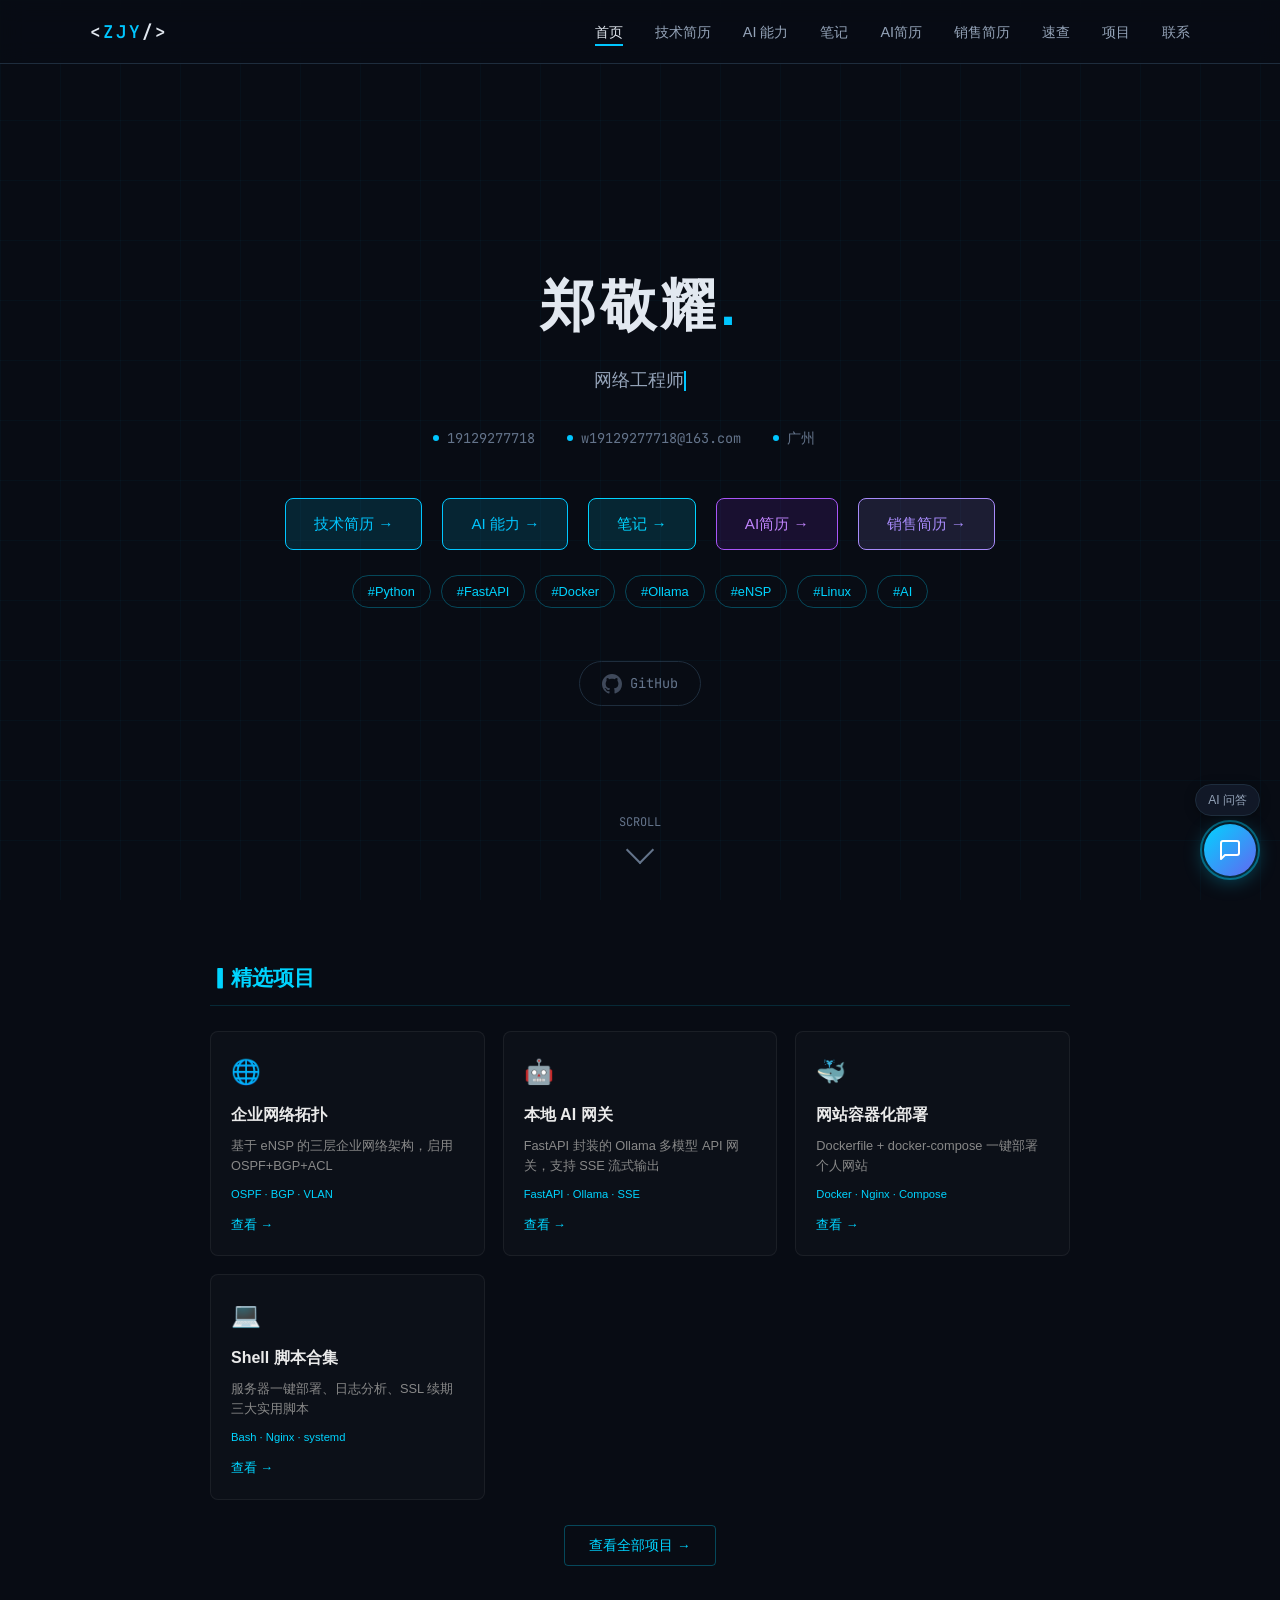
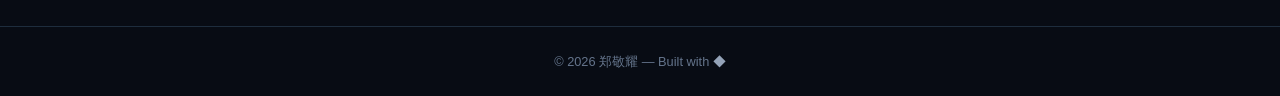
<file: index.html>
<!doctype html>
<html lang="zh-CN">
<head>
  <meta charset="utf-8">
  <meta name="viewport" content="width=device-width, initial-scale=1.0">
  <title>郑敬耀 — 个人主页</title>
  <link rel="stylesheet" href="/assets/css/style.css">
  <link rel="preload" href="https://fonts.googleapis.com/css2?family=JetBrains+Mono:wght@400;600;700&display=swap" as="style" onload="this.onload=null;this.rel='stylesheet'">
</head>
<body>
<nav class="nav">
  <div class="nav-inner">
    <a href="/" class="nav-brand">&lt;<span>ZJY</span>/&gt;</a>
    <button class="nav-toggle" aria-label="菜单"><span></span><span></span><span></span></button>
    <ul class="nav-links">
      <li><a href="/" class="active">首页</a></li>
      <li><a href="/tech.html">技术简历</a></li>
      <li><a href="/ai.html">AI 能力</a></li>
      <li><a href="/notes.html">笔记</a></li>
      <li><a href="/ai-resume.html">AI简历</a></li>
      <li><a href="/sales.html">销售简历</a></li>
        <li><a href="/linux-cheatsheet.html">速查</a></li>
      <li><a href="/projects.html">项目</a></li>
      <li><a href="/contact.html">联系</a></li>
    </ul>
  </div>
</nav>

<main>
  <section class="hero">
    <h1 class="hero-name fade-up">郑敬耀<span class="dot">.</span></h1>
    <p class="hero-tagline fade-up">
      <span id="typewriter" data-words='["网络工程师","IT技术销售","Linux运维","Web前端开发","AI应用开发","本地AI部署","工具链搭建者"]'></span><span class="cursor"></span>
    </p>
    <div class="hero-info fade-up">
      <span class="hero-info-item"><span class="icon-dot"></span>19129277718</span>
      <span class="hero-info-item"><span class="icon-dot"></span>w19129277718@163.com</span>
      <span class="hero-info-item"><span class="icon-dot"></span>广州</span><cd></cd>
      
    </div>
    <div class="hero-actions fade-up">
      <a href="/tech.html" class="btn btn-tech">技术简历 →</a>
      <a href="/ai.html" class="btn btn-ai">AI 能力 →</a>
      <a href="/notes.html" class="btn btn-notes">笔记 →</a>
      <a href="/ai-resume.html" class="btn btn-ai-resume">AI简历 →</a>
      <a href="/sales.html" class="btn btn-sales">销售简历 →</a>
    </div>
    <div class="tech-tags fade-up">
      <span class="tag">#Python</span>
      <span class="tag">#FastAPI</span>
      <span class="tag">#Docker</span>
      <span class="tag">#Ollama</span>
      <span class="tag">#eNSP</span>
      <span class="tag">#Linux</span>
      <span class="tag">#AI</span>
    </div>
    <a href="https://github.com/z71271" target="_blank" class="github-link" rel="noopener">
      <svg width="20" height="20" viewBox="0 0 24 24" fill="currentColor"><path d="M12 0C5.37 0 0 5.37 0 12c0 5.31 3.435 9.795 8.205 11.385.6.105.825-.255.825-.57 0-.285-.015-1.23-.015-2.235-3.015.555-3.795-.735-4.035-1.41-.135-.345-.72-1.41-1.23-1.695-.42-.225-1.02-.78-.015-.795.945-.015 1.62.87 1.845 1.23 1.08 1.815 2.805 1.305 3.495.99.105-.78.42-1.305.765-1.605-2.67-.3-5.46-1.335-5.46-5.925 0-1.305.465-2.385 1.23-3.225-.12-.3-.54-1.53.12-3.18 0 0 1.005-.315 3.3 1.23.96-.27 1.98-.405 3-.405s2.04.135 3 .405c2.295-1.56 3.3-1.23 3.3-1.23.66 1.65.24 2.88.12 3.18.765.84 1.23 1.905 1.23 3.225 0 4.605-2.805 5.625-5.475 5.925.435.375.81 1.095.81 2.22 0 1.605-.015 2.895-.015 3.3 0 .315.225.69.825.57A12.02 12.02 0 0024 12c0-6.63-5.37-12-12-12z"/></svg>
      GitHub
    </a>
    <div class="hero-scroll">
      <span>SCROLL</span>
      <div class="hero-scroll-arrow"></div>
    </div>
  </section>

  <section class="featured-projects">
    <h2 class="section-title-hp">▎精选项目</h2>
    <div class="project-grid">
      <div class="project-card-mini">
        <div class="card-icon">🌐</div>
        <h3>企业网络拓扑</h3>
        <p>基于 eNSP 的三层企业网络架构，启用 OSPF+BGP+ACL</p>
        <span class="card-tech">OSPF · BGP · VLAN</span>
        <a href="https://github.com/z71271/enterprise-network-lab" target="_blank" class="card-link" rel="noopener">查看 →</a>
      </div>
      <div class="project-card-mini">
        <div class="card-icon">🤖</div>
        <h3>本地 AI 网关</h3>
        <p>FastAPI 封装的 Ollama 多模型 API 网关，支持 SSE 流式输出</p>
        <span class="card-tech">FastAPI · Ollama · SSE</span>
        <a href="https://github.com/z71271/ai-gateway" target="_blank" class="card-link" rel="noopener">查看 →</a>
      </div>
      <div class="project-card-mini">
        <div class="card-icon">🐳</div>
        <h3>网站容器化部署</h3>
        <p>Dockerfile + docker-compose 一键部署个人网站</p>
        <span class="card-tech">Docker · Nginx · Compose</span>
        <a href="https://github.com/z71271/z71271" target="_blank" class="card-link" rel="noopener">查看 →</a>
      </div>
      <div class="project-card-mini">
        <div class="card-icon">💻</div>
        <h3>Shell 脚本合集</h3>
        <p>服务器一键部署、日志分析、SSL 续期三大实用脚本</p>
        <span class="card-tech">Bash · Nginx · systemd</span>
        <a href="https://github.com/z71271/shell-scripts" target="_blank" class="card-link" rel="noopener">查看 →</a>
      </div>
    </div>
    <div class="view-all">
      <a href="/projects.html" class="btn-more">查看全部项目 →</a>
    </div>
  </section>
</main>

<footer class="footer">
  <div class="container">
    &copy; 2026 郑敬耀 &mdash; Built with <a href="/admin/login.html">◆</a>
  </div>
</footer>

<script src="/assets/js/main.js"></script>
<script src="/assets/js/chat.js"></script>
</body>
</html>
</file>
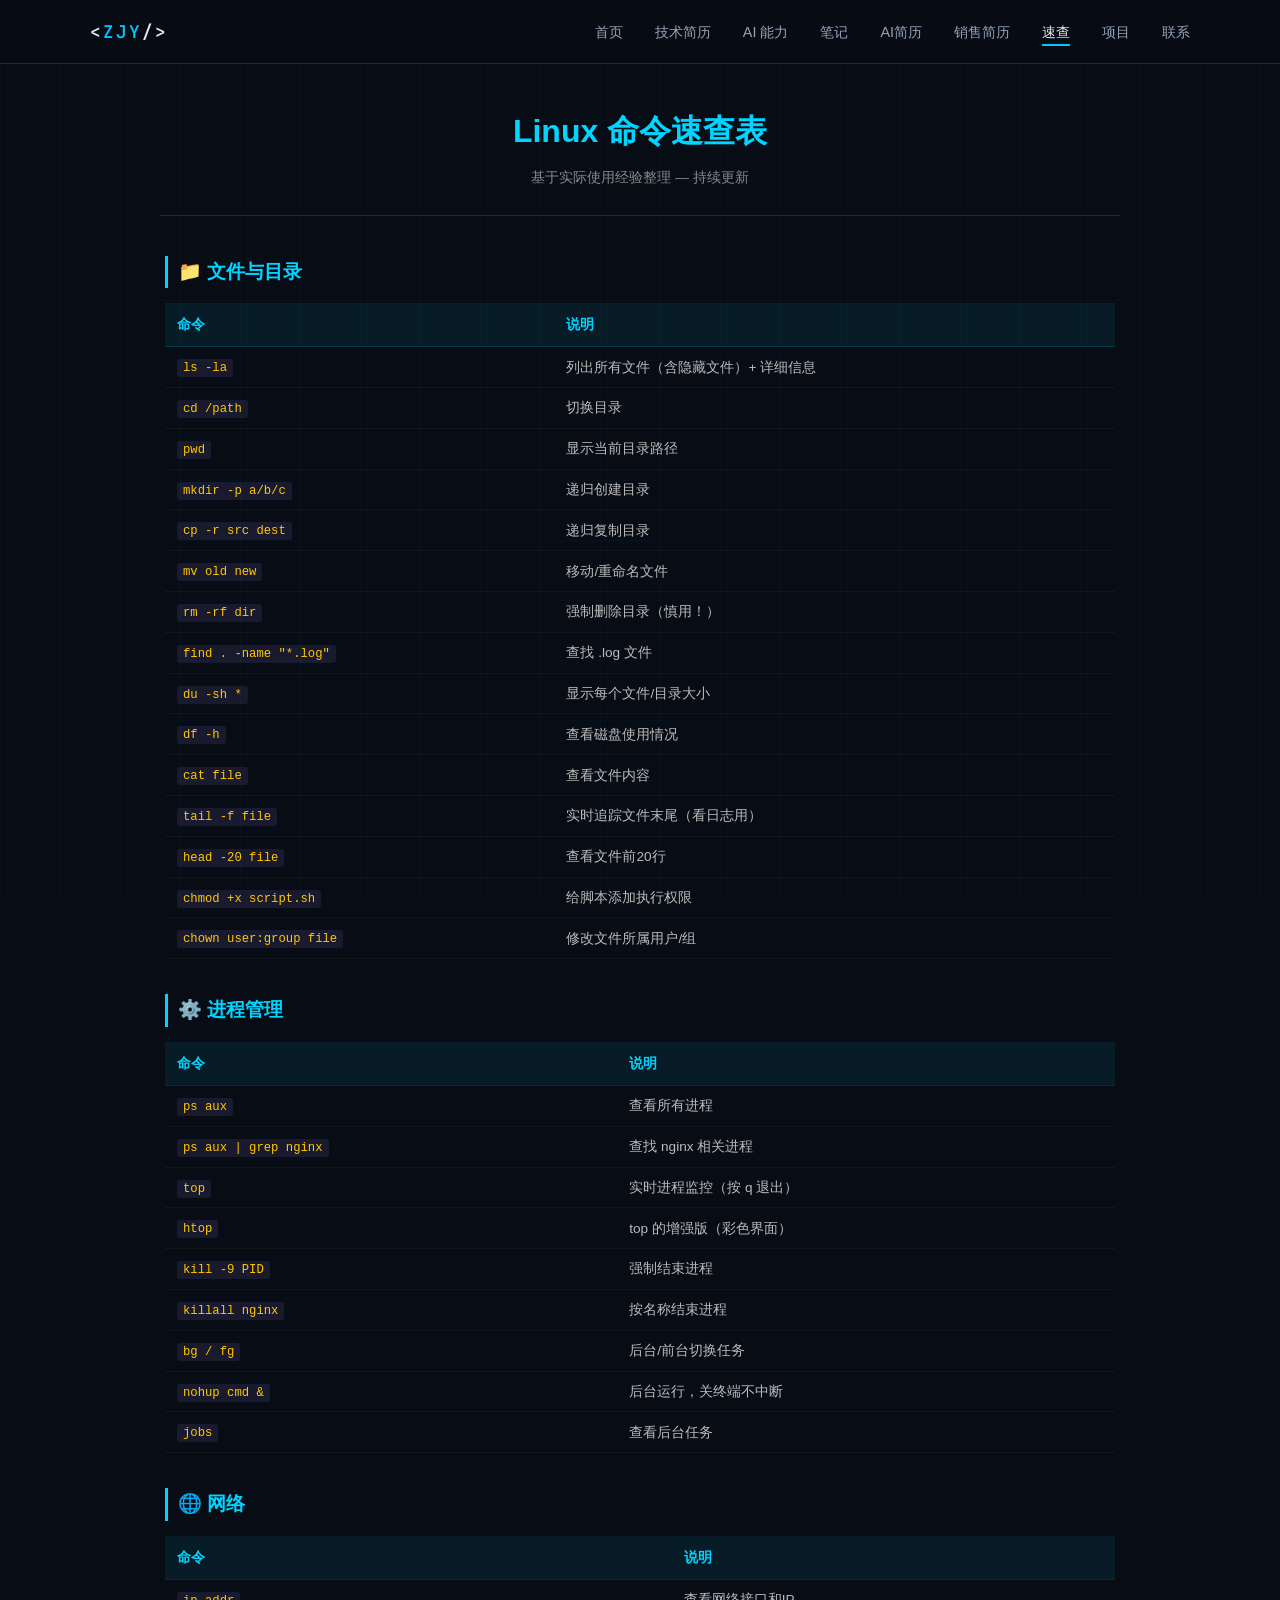
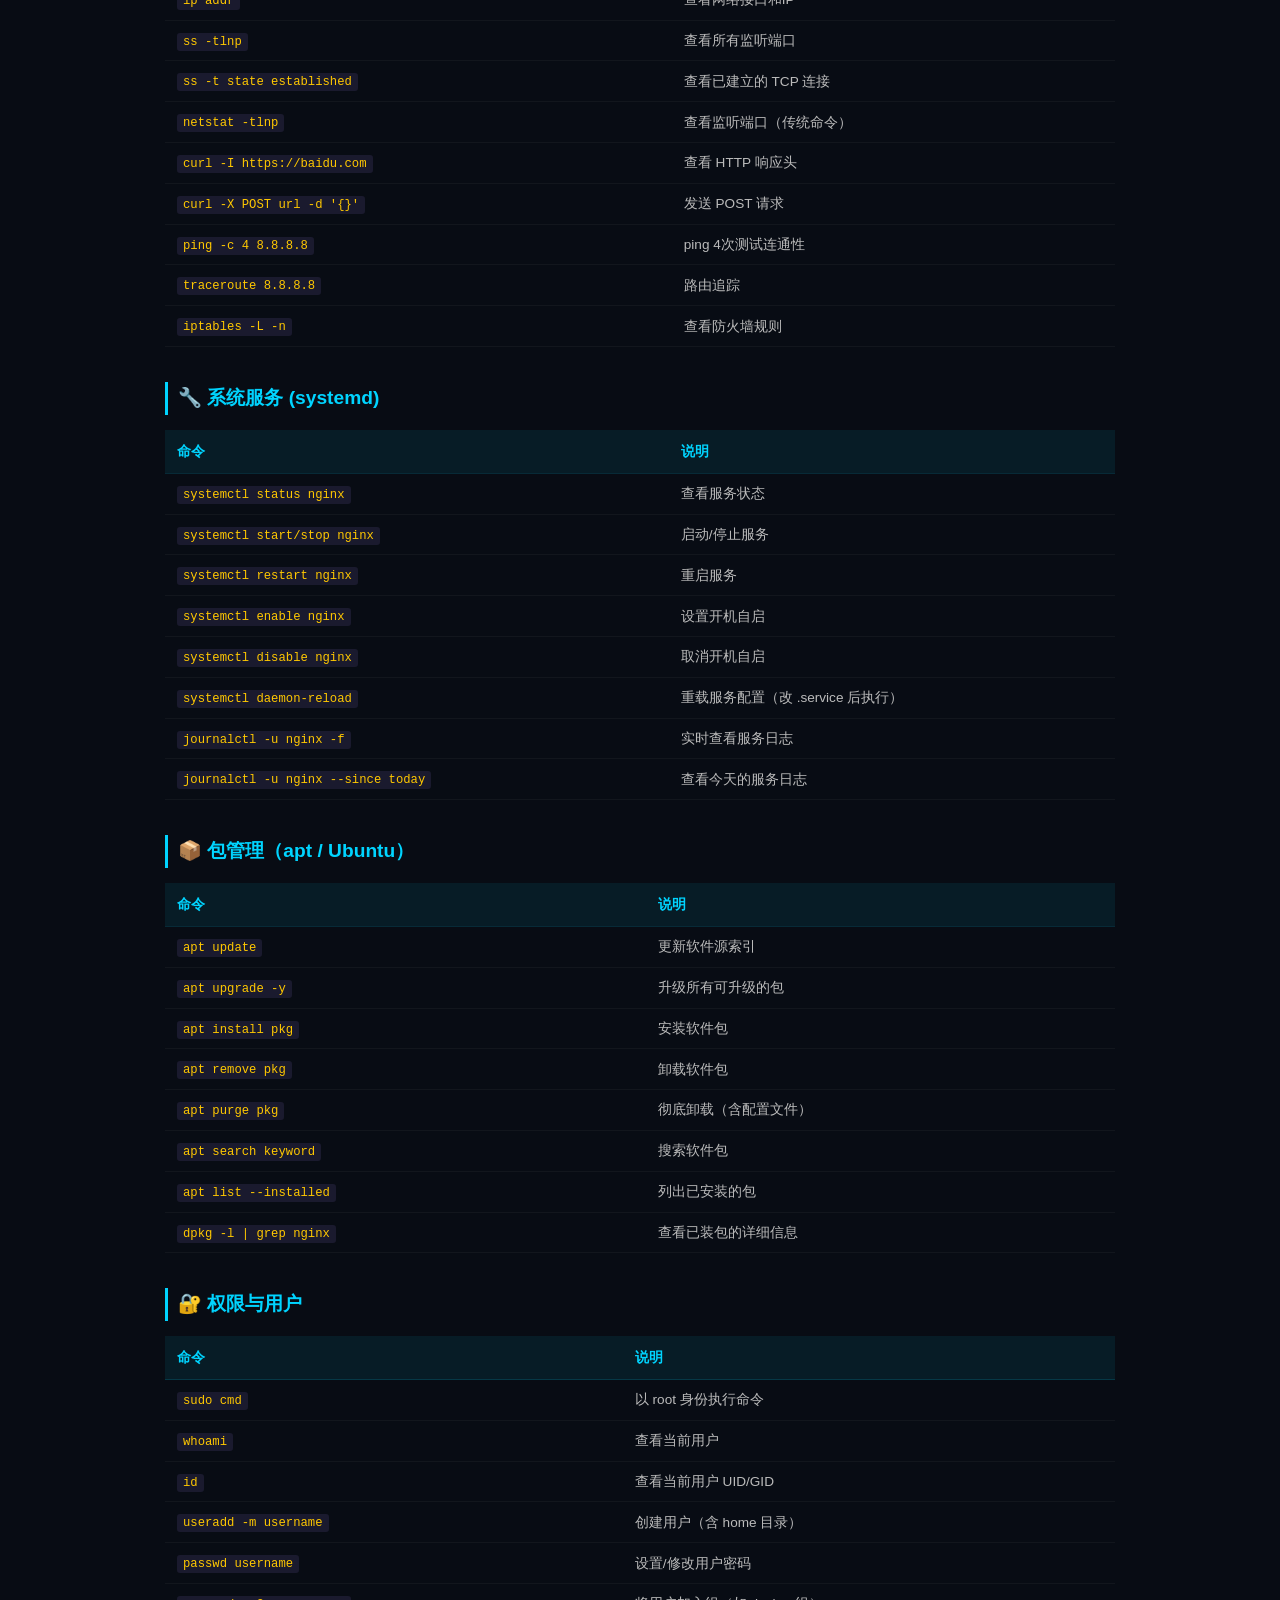
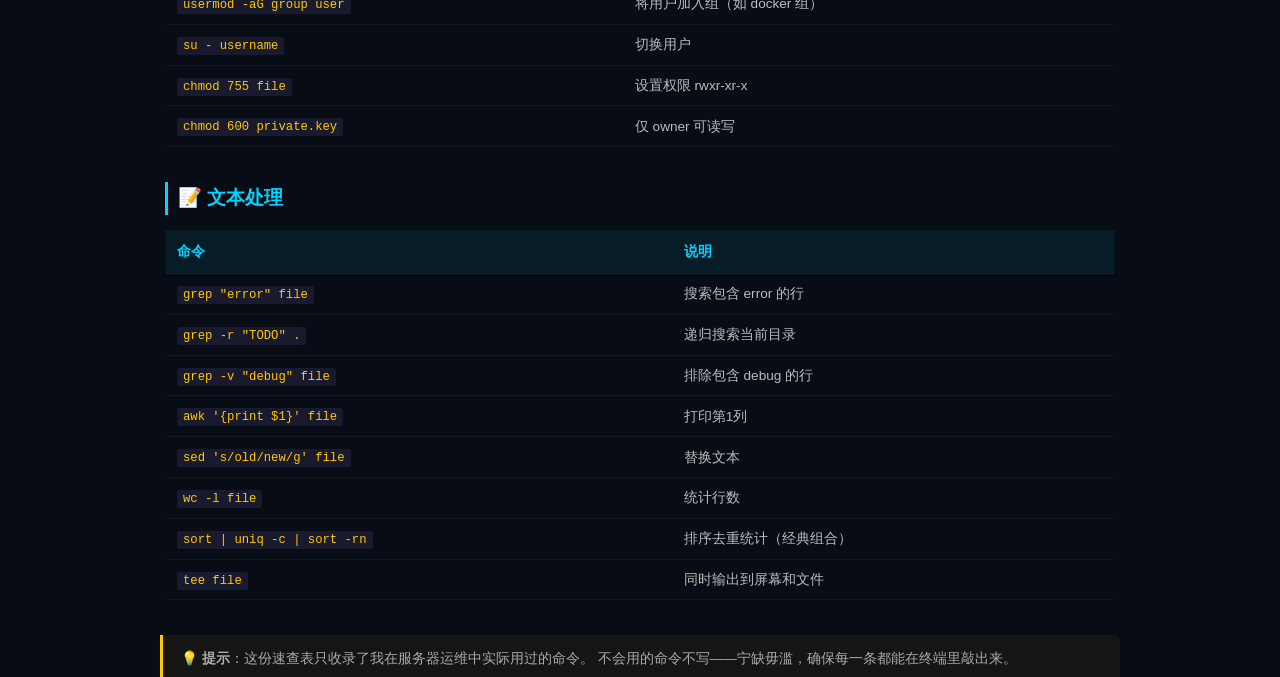
<file: linux-cheatsheet.html>
<!DOCTYPE html>
<html lang="zh-CN">
<head>
    <meta charset="UTF-8">
    <meta name="viewport" content="width=device-width, initial-scale=1.0">
    <title>Linux 命令速查 | ZJY</title>
    <link rel="stylesheet" href="/assets/css/style.css">
    <link rel="preload" href="https://fonts.googleapis.com/css2?family=JetBrains+Mono:wght@300;400;500;600;700&display=swap" as="style" onload="this.onload=null;this.rel='stylesheet'">
    <style>
        .cheatsheet-container {
            max-width: 1000px;
            margin: 0 auto;
            padding: 40px 20px;
        }

        .cheatsheet-header {
            text-align: center;
            margin-bottom: 40px;
            padding-bottom: 25px;
            border-bottom: 1px solid rgba(0, 212, 255, 0.2);
        }

        .cheatsheet-header h1 {
            font-size: 2em;
            color: #00d4ff;
            margin-bottom: 8px;
        }

        .cheatsheet-header .subtitle {
            color: #888;
            font-size: 0.85em;
        }

        .category {
            margin-bottom: 35px;
            padding: 0 5px;
        }

        .category h2 {
            color: #00d4ff;
            font-size: 1.2em;
            margin-bottom: 15px;
            padding-left: 10px;
            border-left: 3px solid #00d4ff;
        }

        .cmd-table {
            width: 100%;
            border-collapse: collapse;
            font-size: 0.85em;
        }

        .cmd-table th {
            background: rgba(0, 212, 255, 0.08);
            color: #00d4ff;
            padding: 10px 12px;
            text-align: left;
            font-weight: 600;
            border-bottom: 1px solid rgba(0, 212, 255, 0.15);
        }

        .cmd-table td {
            padding: 8px 12px;
            border-bottom: 1px solid rgba(255, 255, 255, 0.04);
            color: #bbb;
        }

        .cmd-table code {
            background: #1a1a2e;
            padding: 2px 6px;
            border-radius: 3px;
            color: #ffc800;
            font-size: 0.9em;
            white-space: nowrap;
        }

        .cmd-table tr:hover td {
            background: rgba(0, 212, 255, 0.02);
        }

        .tip-box {
            padding: 12px 18px;
            border-left: 3px solid #ffc800;
            background: rgba(255, 200, 0, 0.05);
            margin-top: 20px;
            border-radius: 0 6px 6px 0;
            color: #aaa;
            font-size: 0.85em;
        }
    </style>
</head>
<body class="linux-cheatsheet-page">
<nav class="nav">
    <div class="nav-inner">
        <a href="/" class="nav-brand">&lt;<span>ZJY</span>/&gt;</a>
        <button class="nav-toggle" aria-label="菜单"><span></span><span></span><span></span></button>
        <ul class="nav-links">
            <li><a href="/">首页</a></li>
            <li><a href="/tech.html">技术简历</a></li>
            <li><a href="/ai.html">AI 能力</a></li>
            <li><a href="/notes.html">笔记</a></li>
            <li><a href="/ai-resume.html">AI简历</a></li>
            <li><a href="/sales.html">销售简历</a></li>
            <li><a href="/linux-cheatsheet.html" class="active">速查</a></li>
            <li><a href="/projects.html">项目</a></li>
            <li><a href="/contact.html">联系</a></li>
        </ul>
    </div>
</nav>

<main style="padding-top: var(--nav-height);">
<div class="cheatsheet-container">
    <div class="cheatsheet-header">
        <h1>Linux 命令速查表</h1>
        <p class="subtitle">基于实际使用经验整理 — 持续更新</p>
    </div>

    <!-- 1. 文件与目录 -->
    <div class="category">
        <h2>📁 文件与目录</h2>
        <div class="table-wrap"><table class="cmd-table">
            <tr><th>命令</th><th>说明</th></tr>
            <tr><td><code>ls -la</code></td><td>列出所有文件（含隐藏文件）+ 详细信息</td></tr>
            <tr><td><code>cd /path</code></td><td>切换目录</td></tr>
            <tr><td><code>pwd</code></td><td>显示当前目录路径</td></tr>
            <tr><td><code>mkdir -p a/b/c</code></td><td>递归创建目录</td></tr>
            <tr><td><code>cp -r src dest</code></td><td>递归复制目录</td></tr>
            <tr><td><code>mv old new</code></td><td>移动/重命名文件</td></tr>
            <tr><td><code>rm -rf dir</code></td><td>强制删除目录（慎用！）</td></tr>
            <tr><td><code>find . -name "*.log"</code></td><td>查找 .log 文件</td></tr>
            <tr><td><code>du -sh *</code></td><td>显示每个文件/目录大小</td></tr>
            <tr><td><code>df -h</code></td><td>查看磁盘使用情况</td></tr>
            <tr><td><code>cat file</code></td><td>查看文件内容</td></tr>
            <tr><td><code>tail -f file</code></td><td>实时追踪文件末尾（看日志用）</td></tr>
            <tr><td><code>head -20 file</code></td><td>查看文件前20行</td></tr>
            <tr><td><code>chmod +x script.sh</code></td><td>给脚本添加执行权限</td></tr>
            <tr><td><code>chown user:group file</code></td><td>修改文件所属用户/组</td></tr>
        </table></div>
    </div>

    <!-- 2. 进程管理 -->
    <div class="category">
        <h2>⚙️ 进程管理</h2>
        <div class="table-wrap"><table class="cmd-table">
            <tr><th>命令</th><th>说明</th></tr>
            <tr><td><code>ps aux</code></td><td>查看所有进程</td></tr>
            <tr><td><code>ps aux | grep nginx</code></td><td>查找 nginx 相关进程</td></tr>
            <tr><td><code>top</code></td><td>实时进程监控（按 q 退出）</td></tr>
            <tr><td><code>htop</code></td><td>top 的增强版（彩色界面）</td></tr>
            <tr><td><code>kill -9 PID</code></td><td>强制结束进程</td></tr>
            <tr><td><code>killall nginx</code></td><td>按名称结束进程</td></tr>
            <tr><td><code>bg / fg</code></td><td>后台/前台切换任务</td></tr>
            <tr><td><code>nohup cmd &</code></td><td>后台运行，关终端不中断</td></tr>
            <tr><td><code>jobs</code></td><td>查看后台任务</td></tr>
        </table></div>
    </div>

    <!-- 3. 网络 -->
    <div class="category">
        <h2>🌐 网络</h2>
        <div class="table-wrap"><table class="cmd-table">
            <tr><th>命令</th><th>说明</th></tr>
            <tr><td><code>ip addr</code></td><td>查看网络接口和IP</td></tr>
            <tr><td><code>ss -tlnp</code></td><td>查看所有监听端口</td></tr>
            <tr><td><code>ss -t state established</code></td><td>查看已建立的 TCP 连接</td></tr>
            <tr><td><code>netstat -tlnp</code></td><td>查看监听端口（传统命令）</td></tr>
            <tr><td><code>curl -I https://baidu.com</code></td><td>查看 HTTP 响应头</td></tr>
            <tr><td><code>curl -X POST url -d '{}'</code></td><td>发送 POST 请求</td></tr>
            <tr><td><code>ping -c 4 8.8.8.8</code></td><td>ping 4次测试连通性</td></tr>
            <tr><td><code>traceroute 8.8.8.8</code></td><td>路由追踪</td></tr>
            <tr><td><code>iptables -L -n</code></td><td>查看防火墙规则</td></tr>
        </table></div>
    </div>

    <!-- 4. 系统服务 -->
    <div class="category">
        <h2>🔧 系统服务 (systemd)</h2>
        <div class="table-wrap"><table class="cmd-table">
            <tr><th>命令</th><th>说明</th></tr>
            <tr><td><code>systemctl status nginx</code></td><td>查看服务状态</td></tr>
            <tr><td><code>systemctl start/stop nginx</code></td><td>启动/停止服务</td></tr>
            <tr><td><code>systemctl restart nginx</code></td><td>重启服务</td></tr>
            <tr><td><code>systemctl enable nginx</code></td><td>设置开机自启</td></tr>
            <tr><td><code>systemctl disable nginx</code></td><td>取消开机自启</td></tr>
            <tr><td><code>systemctl daemon-reload</code></td><td>重载服务配置（改 .service 后执行）</td></tr>
            <tr><td><code>journalctl -u nginx -f</code></td><td>实时查看服务日志</td></tr>
            <tr><td><code>journalctl -u nginx --since today</code></td><td>查看今天的服务日志</td></tr>
        </table></div>
    </div>

    <!-- 5. 包管理 -->
    <div class="category">
        <h2>📦 包管理（apt / Ubuntu）</h2>
        <div class="table-wrap"><table class="cmd-table">
            <tr><th>命令</th><th>说明</th></tr>
            <tr><td><code>apt update</code></td><td>更新软件源索引</td></tr>
            <tr><td><code>apt upgrade -y</code></td><td>升级所有可升级的包</td></tr>
            <tr><td><code>apt install pkg</code></td><td>安装软件包</td></tr>
            <tr><td><code>apt remove pkg</code></td><td>卸载软件包</td></tr>
            <tr><td><code>apt purge pkg</code></td><td>彻底卸载（含配置文件）</td></tr>
            <tr><td><code>apt search keyword</code></td><td>搜索软件包</td></tr>
            <tr><td><code>apt list --installed</code></td><td>列出已安装的包</td></tr>
            <tr><td><code>dpkg -l | grep nginx</code></td><td>查看已装包的详细信息</td></tr>
        </table></div>
    </div>

    <!-- 6. 权限与用户 -->
    <div class="category">
        <h2>🔐 权限与用户</h2>
        <div class="table-wrap"><table class="cmd-table">
            <tr><th>命令</th><th>说明</th></tr>
            <tr><td><code>sudo cmd</code></td><td>以 root 身份执行命令</td></tr>
            <tr><td><code>whoami</code></td><td>查看当前用户</td></tr>
            <tr><td><code>id</code></td><td>查看当前用户 UID/GID</td></tr>
            <tr><td><code>useradd -m username</code></td><td>创建用户（含 home 目录）</td></tr>
            <tr><td><code>passwd username</code></td><td>设置/修改用户密码</td></tr>
            <tr><td><code>usermod -aG group user</code></td><td>将用户加入组（如 docker 组）</td></tr>
            <tr><td><code>su - username</code></td><td>切换用户</td></tr>
            <tr><td><code>chmod 755 file</code></td><td>设置权限 rwxr-xr-x</td></tr>
            <tr><td><code>chmod 600 private.key</code></td><td>仅 owner 可读写</td></tr>
        </table></div>
    </div>

    <!-- 7. 文本处理 -->
    <div class="category">
        <h2>📝 文本处理</h2>
        <div class="table-wrap"><table class="cmd-table">
            <tr><th>命令</th><th>说明</th></tr>
            <tr><td><code>grep "error" file</code></td><td>搜索包含 error 的行</td></tr>
            <tr><td><code>grep -r "TODO" .</code></td><td>递归搜索当前目录</td></tr>
            <tr><td><code>grep -v "debug" file</code></td><td>排除包含 debug 的行</td></tr>
            <tr><td><code>awk '{print $1}' file</code></td><td>打印第1列</td></tr>
            <tr><td><code>sed 's/old/new/g' file</code></td><td>替换文本</td></tr>
            <tr><td><code>wc -l file</code></td><td>统计行数</td></tr>
            <tr><td><code>sort | uniq -c | sort -rn</code></td><td>排序去重统计（经典组合）</td></tr>
            <tr><td><code>tee file</code></td><td>同时输出到屏幕和文件</td></tr>
        </table></div>
    </div>

    <div class="tip-box">
        💡 <strong>提示</strong>：这份速查表只收录了我在服务器运维中实际用过的命令。
        不会用的命令不写——宁缺毋滥，确保每一条都能在终端里敲出来。
    </div>
</div>
</main>
</body>
</html>
</file>
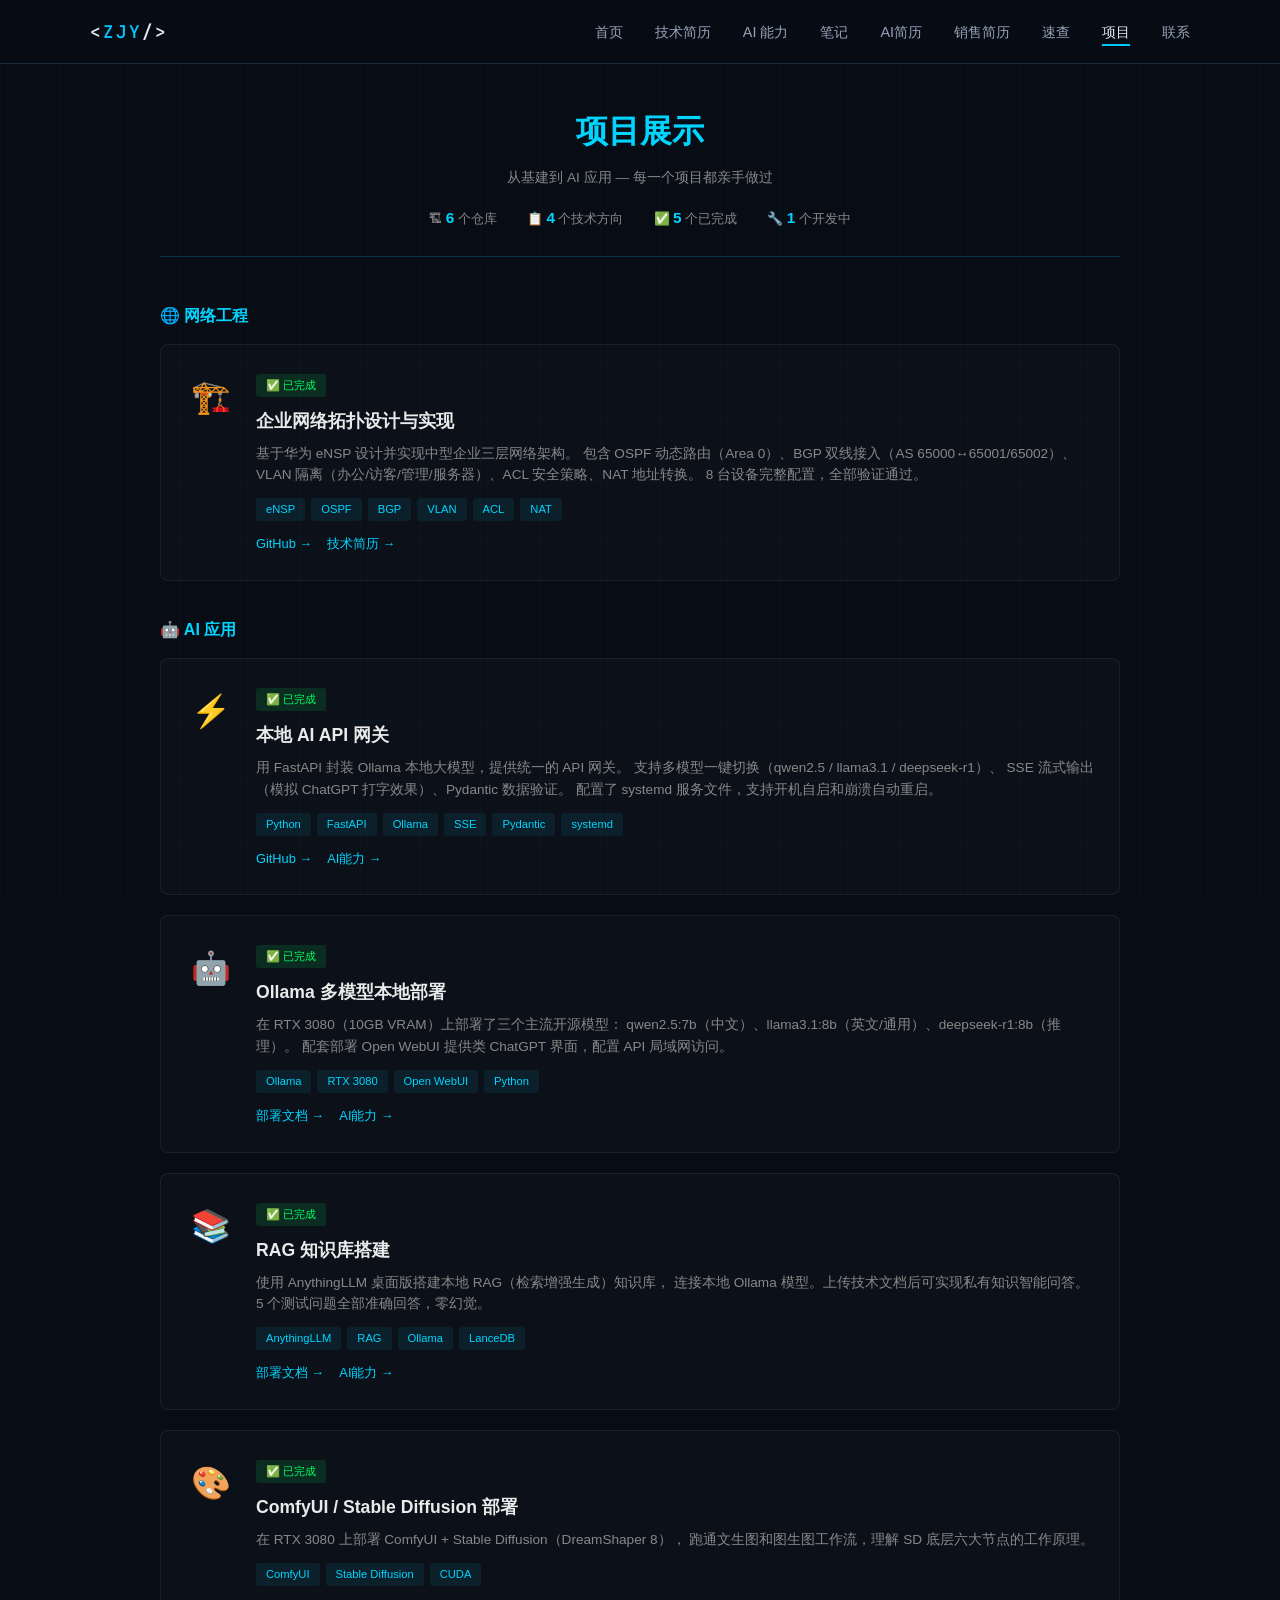
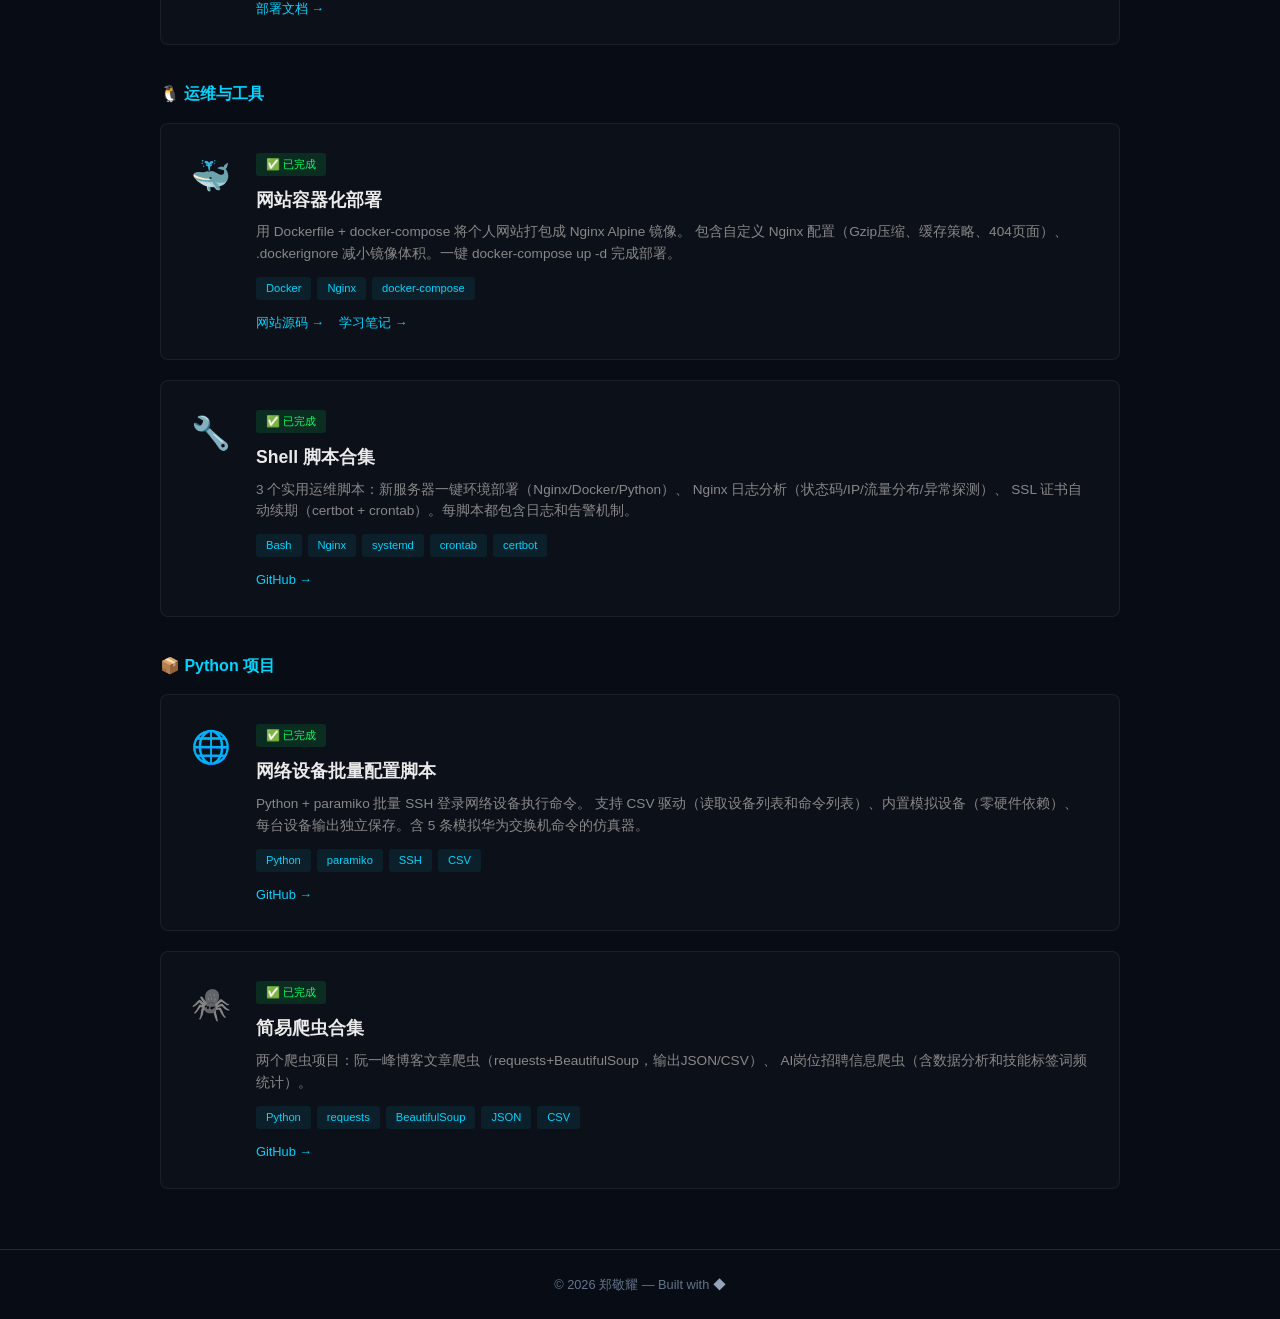
<file: projects.html>
<!DOCTYPE html>
<html lang="zh-CN">
<head>
    <meta charset="UTF-8">
    <meta name="viewport" content="width=device-width, initial-scale=1.0">
    <title>项目展示 | ZJY</title>
    <link rel="stylesheet" href="/assets/css/style.css">
    <link rel="preload" href="https://fonts.googleapis.com/css2?family=JetBrains+Mono:wght@400;600;700&display=swap" as="style" onload="this.onload=null;this.rel='stylesheet'">
    <style>
        .projects-container {
            max-width: 1000px;
            margin: 0 auto;
            padding: calc(var(--nav-height) + 40px) 20px 40px;
        }

        .projects-header {
            text-align: center;
            margin-bottom: 45px;
            padding-bottom: 25px;
            border-bottom: 1px solid rgba(0, 212, 255, 0.2);
        }

        .projects-header h1 {
            font-size: 2em;
            color: #00d4ff;
            margin-bottom: 8px;
        }

        .projects-header .subtitle {
            color: #888;
            font-size: 0.85em;
        }

        .projects-header .stats {
            margin-top: 15px;
            display: flex;
            justify-content: center;
            gap: 30px;
            font-size: 0.8em;
        }

        .projects-header .stats span {
            color: #888;
        }

        .projects-header .stats strong {
            color: #00d4ff;
            font-size: 1.2em;
        }

        .project-card {
            display: flex;
            gap: 20px;
            padding: 25px;
            margin-bottom: 20px;
            border: 1px solid rgba(255, 255, 255, 0.06);
            border-radius: 8px;
            background: rgba(255, 255, 255, 0.02);
            transition: all 0.3s;
        }

        .project-card:hover {
            border-color: rgba(0, 212, 255, 0.2);
            transform: translateX(4px);
        }

        .project-card .card-left {
            flex: 0 0 50px;
            text-align: center;
        }

        .project-card .card-icon {
            font-size: 2em;
        }

        .project-card .card-body {
            flex: 1;
        }

        .project-card .card-body h2 {
            color: #eaeaea;
            font-size: 1.1em;
            margin-bottom: 6px;
        }

.project-card .card-body .desc {
            color: #888;
            font-size: 0.85em;
            line-height: 1.6;
            margin-bottom: 12px;
        }

        .project-card .card-body .tech-stack {
            display: flex;
            flex-wrap: wrap;
            gap: 6px;
            margin-bottom: 12px;
        }

        .project-card .card-body .tech-stack span {
            padding: 2px 10px;
            border-radius: 3px;
            background: rgba(0, 212, 255, 0.08);
            color: #00d4ff;
            font-size: 0.7em;
        }

        .project-card .card-body .links {
            display: flex;
            gap: 15px;
            flex-wrap: wrap;
        }

        .project-card .card-body .links a {
            color: #00d4ff;
            font-size: 0.8em;
            text-decoration: none;
        }

        .project-card .card-body .links a:hover {
            text-decoration: underline;
        }

        .project-card .card-body .status-badge {
            display: inline-block;
            padding: 2px 10px;
            border-radius: 3px;
            font-size: 0.7em;
            margin-bottom: 10px;
        }

        .status-done {
            background: rgba(0, 255, 100, 0.12);
            color: #00ff64;
        }

        .status-dev {
            background: rgba(255, 200, 0, 0.12);
            color: #ffc800;
        }

        .project-divider {
            text-align: center;
            margin: 35px 0;
            color: #555;
            font-size: 0.8em;
            border-top: 1px solid rgba(255, 255, 255, 0.05);
            padding-top: 25px;
        }

        @media (max-width: 600px) {
            .project-card {
                flex-direction: column;
                gap: 10px;
                padding: 18px;
            }
            .project-card .card-left {
                flex: none;
                text-align: left;
            }
            .projects-header .stats {
                flex-direction: column;
                gap: 5px;
            }
        }
    </style>
</head>
<body>
    <nav class="nav">
        <div class="nav-inner">
            <a href="/" class="nav-brand">&lt;<span>ZJY</span>/&gt;</a>
            <button class="nav-toggle" aria-label="菜单"><span></span><span></span><span></span></button>
            <ul class="nav-links">
                <li><a href="/">首页</a></li>
                <li><a href="/tech.html">技术简历</a></li>
                <li><a href="/ai.html">AI 能力</a></li>
                <li><a href="/notes.html">笔记</a></li>
                <li><a href="/ai-resume.html">AI简历</a></li>
                <li><a href="/sales.html">销售简历</a></li>
                <li><a href="/linux-cheatsheet.html">速查</a></li>
                <li><a href="/projects.html" class="active">项目</a></li>
                <li><a href="/contact.html">联系</a></li>
            </ul>
        </div>
    </nav>

    <div class="projects-container">
        <div class="projects-header">
            <h1>项目展示</h1>
            <p class="subtitle">从基建到 AI 应用 — 每一个项目都亲手做过</p>
            <div class="stats">
                <span>🏗 <strong>6</strong> 个仓库</span>
                <span>📋 <strong>4</strong> 个技术方向</span>
                <span>✅ <strong>5</strong> 个已完成</span>
                <span>🔧 <strong>1</strong> 个开发中</span>
            </div>
        </div>

        <!-- 网络工程 -->
        <h2 style="color:#00d4ff;font-size:1em;margin-bottom:15px;">🌐 网络工程</h2>
        <div class="project-card">
            <div class="card-left"><span class="card-icon">🏗️</span></div>
            <div class="card-body">
                <span class="status-badge status-done">✅ 已完成</span>
                <h2>企业网络拓扑设计与实现</h2>
                <div class="desc">
                    基于华为 eNSP 设计并实现中型企业三层网络架构。
                    包含 OSPF 动态路由（Area 0）、BGP 双线接入（AS 65000↔65001/65002）、
                    VLAN 隔离（办公/访客/管理/服务器）、ACL 安全策略、NAT 地址转换。
                    8 台设备完整配置，全部验证通过。
                </div>
                <div class="tech-stack">
                    <span>eNSP</span><span>OSPF</span><span>BGP</span>
                    <span>VLAN</span><span>ACL</span><span>NAT</span>
                </div>
                <div class="links">
                    <a href="https://github.com/z71271/enterprise-network-lab" target="_blank" rel="noopener">GitHub →</a>
                    <a href="/tech.html">技术简历 →</a>
                </div>
            </div>
        </div>

        <!-- AI 方向 -->
        <h2 style="color:#00d4ff;font-size:1em;margin:35px 0 15px;">🤖 AI 应用</h2>

        <div class="project-card">
            <div class="card-left"><span class="card-icon">⚡</span></div>
            <div class="card-body">
                <span class="status-badge status-done">✅ 已完成</span>
                <h2>本地 AI API 网关</h2>
                <div class="desc">
                    用 FastAPI 封装 Ollama 本地大模型，提供统一的 API 网关。
                    支持多模型一键切换（qwen2.5 / llama3.1 / deepseek-r1）、
                    SSE 流式输出（模拟 ChatGPT 打字效果）、Pydantic 数据验证。
                    配置了 systemd 服务文件，支持开机自启和崩溃自动重启。
                </div>
                <div class="tech-stack">
                    <span>Python</span><span>FastAPI</span><span>Ollama</span>
                    <span>SSE</span><span>Pydantic</span><span>systemd</span>
                </div>
                <div class="links">
                    <a href="https://github.com/z71271/ai-gateway" target="_blank" rel="noopener">GitHub →</a>
                    <a href="/ai.html">AI能力 →</a>
                </div>
            </div>
        </div>

        <div class="project-card">
            <div class="card-left"><span class="card-icon">🤖</span></div>
            <div class="card-body">
                <span class="status-badge status-done">✅ 已完成</span>
                <h2>Ollama 多模型本地部署</h2>
                <div class="desc">
                    在 RTX 3080（10GB VRAM）上部署了三个主流开源模型：
                    qwen2.5:7b（中文）、llama3.1:8b（英文/通用）、deepseek-r1:8b（推理）。
                    配套部署 Open WebUI 提供类 ChatGPT 界面，配置 API 局域网访问。
                </div>
                <div class="tech-stack">
                    <span>Ollama</span><span>RTX 3080</span><span>Open WebUI</span>
                    <span>Python</span>
                </div>
                <div class="links">
                    <a href="/notes.html?post=ollama-deploy.md">部署文档 →</a>
                    <a href="/ai.html">AI能力 →</a>
                </div>
            </div>
        </div>

        <div class="project-card">
            <div class="card-left"><span class="card-icon">📚</span></div>
            <div class="card-body">
                <span class="status-badge status-done">✅ 已完成</span>
                <h2>RAG 知识库搭建</h2>
                <div class="desc">
                    使用 AnythingLLM 桌面版搭建本地 RAG（检索增强生成）知识库，
                    连接本地 Ollama 模型。上传技术文档后可实现私有知识智能问答。
                    5 个测试问题全部准确回答，零幻觉。
                </div>
                <div class="tech-stack">
                    <span>AnythingLLM</span><span>RAG</span><span>Ollama</span>
                    <span>LanceDB</span>
                </div>
                <div class="links">
                    <a href="/notes.html?post=rag-deploy.md">部署文档 →</a>
                    <a href="/ai.html">AI能力 →</a>
                </div>
            </div>
        </div>

        <div class="project-card">
            <div class="card-left"><span class="card-icon">🎨</span></div>
            <div class="card-body">
                <span class="status-badge status-done">✅ 已完成</span>
                <h2>ComfyUI / Stable Diffusion 部署</h2>
                <div class="desc">
                    在 RTX 3080 上部署 ComfyUI + Stable Diffusion（DreamShaper 8），
                    跑通文生图和图生图工作流，理解 SD 底层六大节点的工作原理。
                </div>
                <div class="tech-stack">
                    <span>ComfyUI</span><span>Stable Diffusion</span><span>CUDA</span>
                </div>
                <div class="links">
                    <a href="/notes.html?post=comfyui-deploy.md">部署文档 →</a>
                </div>
            </div>
        </div>

        <!-- 运维方向 -->
        <h2 style="color:#00d4ff;font-size:1em;margin:35px 0 15px;">🐧 运维与工具</h2>

        <div class="project-card">
            <div class="card-left"><span class="card-icon">🐳</span></div>
            <div class="card-body">
                <span class="status-badge status-done">✅ 已完成</span>
                <h2>网站容器化部署</h2>
                <div class="desc">
                    用 Dockerfile + docker-compose 将个人网站打包成 Nginx Alpine 镜像。
                    包含自定义 Nginx 配置（Gzip压缩、缓存策略、404页面）、
                    .dockerignore 减小镜像体积。一键 docker-compose up -d 完成部署。
                </div>
                <div class="tech-stack">
                    <span>Docker</span><span>Nginx</span><span>docker-compose</span>
                </div>
                <div class="links">
                    <a href="https://github.com/z71271/z71271" target="_blank" rel="noopener">网站源码 →</a>
                    <a href="/notes.html?post=dockerfile-guide.md">学习笔记 →</a>
                </div>
            </div>
        </div>

        <div class="project-card">
            <div class="card-left"><span class="card-icon">🔧</span></div>
            <div class="card-body">
                <span class="status-badge status-done">✅ 已完成</span>
                <h2>Shell 脚本合集</h2>
                <div class="desc">
                    3 个实用运维脚本：新服务器一键环境部署（Nginx/Docker/Python）、
                    Nginx 日志分析（状态码/IP/流量分布/异常探测）、
                    SSL 证书自动续期（certbot + crontab）。每脚本都包含日志和告警机制。
                </div>
                <div class="tech-stack">
                    <span>Bash</span><span>Nginx</span><span>systemd</span>
                    <span>crontab</span><span>certbot</span>
                </div>
                <div class="links">
                    <a href="https://github.com/z71271/shell-scripts" target="_blank" rel="noopener">GitHub →</a>
                </div>
            </div>
        </div>

        <!-- Python 方向 -->
        <h2 style="color:#00d4ff;font-size:1em;margin:35px 0 15px;">📦 Python 项目</h2>

        <div class="project-card">
            <div class="card-left"><span class="card-icon">🌐</span></div>
            <div class="card-body">
                <span class="status-badge status-done">✅ 已完成</span>
                <h2>网络设备批量配置脚本</h2>
                <div class="desc">
                    Python + paramiko 批量 SSH 登录网络设备执行命令。
                    支持 CSV 驱动（读取设备列表和命令列表）、内置模拟设备（零硬件依赖）、
                    每台设备输出独立保存。含 5 条模拟华为交换机命令的仿真器。
                </div>
                <div class="tech-stack">
                    <span>Python</span><span>paramiko</span><span>SSH</span><span>CSV</span>
                </div>
                <div class="links">
                    <a href="https://github.com/z71271/net-auto-config" target="_blank" rel="noopener">GitHub →</a>
                </div>
            </div>
        </div>

        <div class="project-card">
            <div class="card-left"><span class="card-icon">🕷️</span></div>
            <div class="card-body">
                <span class="status-badge status-done">✅ 已完成</span>
                <h2>简易爬虫合集</h2>
                <div class="desc">
                    两个爬虫项目：阮一峰博客文章爬虫（requests+BeautifulSoup，输出JSON/CSV）、
                    AI岗位招聘信息爬虫（含数据分析和技能标签词频统计）。
                </div>
                <div class="tech-stack">
                    <span>Python</span><span>requests</span><span>BeautifulSoup</span>
                    <span>JSON</span><span>CSV</span>
                </div>
                <div class="links">
                    <a href="https://github.com/z71271/simple-crawler" target="_blank" rel="noopener">GitHub →</a>
                </div>
            </div>
        </div>
    </div>

    <footer class="footer">
        <div class="container">
            &copy; 2026 郑敬耀 &mdash; Built with <a href="/admin/login.html">◆</a>
        </div>
    </footer>

    <script src="/assets/js/main.js"></script>
</body>
</html>
</file>
<file: assets/css/style.css>
/* ============================================================
   极简暗色科技风 — 全局样式
   ============================================================ */

:root {
  --bg-primary: #080c14;
  --bg-secondary: #0f1520;
  --bg-card: #111827;
  --bg-card-hover: #1a2332;
  --border: #1e2d3d;
  --border-glow: #00c6ff33;
  --text-primary: #e2e8f0;
  --text-secondary: #94a3b8;
  --text-muted: #64748b;
  --accent-tech: #00c6ff;
  --accent-tech-dim: #00c6ff22;
  --accent-sales: #a78bfa;
  --accent-sales-dim: #a78bfa22;
  --accent-notes: #00d4ff;
  --accent-notes-dim: #00d4ff22;
  --radius: 8px;
  --radius-lg: 12px;
  --transition: 0.25s ease;
  --nav-height: 64px;
  --font-mono: 'JetBrains Mono', 'Fira Code', 'Courier New', monospace;
  --font-sans: -apple-system, 'PingFang SC', 'Microsoft YaHei', 'Noto Sans SC', sans-serif;
}

* { margin: 0; padding: 0; box-sizing: border-box; }

html {
  scroll-behavior: smooth;
  font-size: 16px;
}

body {
  background: var(--bg-primary);
  color: var(--text-primary);
  font-family: var(--font-sans);
  line-height: 1.7;
  min-height: 100vh;
  -webkit-font-smoothing: antialiased;
}

/* 网格背景 */
body::before {
  content: '';
  position: fixed;
  inset: 0;
  background-image:
    linear-gradient(rgba(0,198,255,0.03) 1px, transparent 1px),
    linear-gradient(90deg, rgba(0,198,255,0.03) 1px, transparent 1px);
  background-size: 60px 60px;
  pointer-events: none;
  z-index: 0;
}

/* ============================================================
   导航栏
   ============================================================ */

.nav {
  position: fixed;
  top: 0;
  left: 0;
  right: 0;
  z-index: 100;
  height: var(--nav-height);
  background: rgba(8,12,20,0.85);
  backdrop-filter: blur(12px);
  border-bottom: 1px solid var(--border);
  display: flex;
  align-items: center;
  padding: 0 24px;
}

.nav-inner {
  max-width: 1100px;
  width: 100%;
  margin: 0 auto;
  display: flex;
  align-items: center;
  justify-content: space-between;
}

.nav-brand {
  font-family: var(--font-mono);
  font-size: 1.1rem;
  font-weight: 600;
  color: var(--text-primary);
  text-decoration: none;
  letter-spacing: 2px;
}

.nav-brand span { color: var(--accent-tech); }

.nav-links {
  display: flex;
  gap: 32px;
  list-style: none;
}

.nav-links a {
  color: var(--text-secondary);
  text-decoration: none;
  font-size: 0.9rem;
  transition: color var(--transition);
  position: relative;
  padding: 4px 0;
}

.nav-links a::after {
  content: '';
  position: absolute;
  bottom: -2px;
  left: 0;
  width: 0;
  height: 2px;
  background: var(--accent-tech);
  transition: width var(--transition);
}

.nav-links a:hover,
.nav-links a.active { color: var(--text-primary); }

.nav-links a:hover::after,
.nav-links a.active::after { width: 100%; }

/* 销售页导航高亮色 */
body.sales-page .nav-links a::after { background: var(--accent-sales); }
body.sales-page .nav-links a:hover,
body.sales-page .nav-links a.active { color: var(--accent-sales); }

.nav-toggle {
  display: none;
  background: none;
  border: none;
  cursor: pointer;
  padding: 8px;
  flex-direction: column;
  gap: 5px;
}

.nav-toggle span {
  display: block;
  width: 24px;
  height: 2px;
  background: var(--text-primary);
  transition: var(--transition);
}

/* ============================================================
   容器 & 布局
   ============================================================ */

.container {
  max-width: 1100px;
  margin: 0 auto;
  padding: 0 24px;
}

.section {
  padding: 80px 0;
}

.section-header {
  margin-bottom: 48px;
}

.section-tag {
  font-family: var(--font-mono);
  font-size: 0.75rem;
  color: var(--accent-tech);
  text-transform: uppercase;
  letter-spacing: 3px;
  margin-bottom: 8px;
}

body.sales-page .section-tag { color: var(--accent-sales); }

.section-title {
  font-size: 2rem;
  font-weight: 700;
  color: var(--text-primary);
  margin-bottom: 8px;
}

.section-line {
  width: 60px;
  height: 3px;
  background: var(--accent-tech);
  border-radius: 2px;
}

body.sales-page .section-line { background: var(--accent-sales); }

/* ============================================================
   卡片
   ============================================================ */

.card {
  background: var(--bg-card);
  border: 1px solid var(--border);
  border-radius: var(--radius-lg);
  padding: 28px;
  transition: all var(--transition);
}

.card:hover {
  background: var(--bg-card-hover);
  border-color: var(--border-glow);
  box-shadow: 0 0 30px rgba(0,198,255,0.06);
  transform: translateY(-2px);
}

body.sales-page .card:hover {
  border-color: var(--accent-sales-dim);
  box-shadow: 0 0 30px rgba(167,139,250,0.06);
}

.card-grid { display: grid; gap: 20px; }
.card-grid-2 { grid-template-columns: repeat(2, 1fr); }
.card-grid-3 { grid-template-columns: repeat(3, 1fr); }
.card-grid-4 { grid-template-columns: repeat(4, 1fr); }

/* ============================================================
   按钮
   ============================================================ */

.btn {
  display: inline-flex;
  align-items: center;
  gap: 8px;
  padding: 12px 28px;
  border-radius: var(--radius);
  font-size: 0.95rem;
  font-weight: 500;
  text-decoration: none;
  cursor: pointer;
  border: 1px solid transparent;
  transition: all var(--transition);
  font-family: var(--font-sans);
}

.btn-tech {
  background: var(--accent-tech-dim);
  border-color: var(--accent-tech);
  color: var(--accent-tech);
}

.btn-tech:hover {
  background: var(--accent-tech);
  color: #080c14;
  box-shadow: 0 0 25px rgba(0,198,255,0.3);
}

.btn-sales {
  background: var(--accent-sales-dim);
  border-color: var(--accent-sales);
  color: var(--accent-sales);
}

.btn-sales:hover {
  background: var(--accent-sales);
  color: #080c14;
  box-shadow: 0 0 25px rgba(167,139,250,0.3);
}

.btn-notes {
  background: var(--accent-notes-dim);
  border-color: var(--accent-notes);
  color: var(--accent-notes);
}

.btn-notes:hover {
  background: var(--accent-notes);
  color: #080c14;
  box-shadow: 0 0 25px rgba(0,212,255,0.3);
}

.btn-ai {
  background: var(--accent-tech-dim);
  border-color: var(--accent-tech);
  color: var(--accent-tech);
}

.btn-ai:hover {
  background: var(--accent-tech);
  color: #080c14;
  box-shadow: 0 0 25px rgba(0,198,255,0.3);
}

.btn-ai-resume {
  background: rgba(147, 51, 234, 0.13);
  border-color: #a855f7;
  color: #c084fc;
}

.btn-ai-resume:hover {
  background: #a855f7;
  color: #fff;
  box-shadow: 0 0 25px rgba(168,85,247,0.35);
}

.btn-submit {
  background: var(--accent-tech);
  color: #080c14;
  border: none;
  font-weight: 600;
}

.btn-submit:hover {
  box-shadow: 0 0 25px rgba(0,198,255,0.35);
  transform: translateY(-1px);
}

/* ============================================================
   时间线
   ============================================================ */

.timeline {
  position: relative;
  padding-left: 32px;
}

.timeline::before {
  content: '';
  position: absolute;
  left: 11px;
  top: 4px;
  bottom: 4px;
  width: 2px;
  background: var(--border);
}

.timeline-item {
  position: relative;
  margin-bottom: 32px;
}

.timeline-item::before {
  content: '';
  position: absolute;
  left: -25px;
  top: 6px;
  width: 10px;
  height: 10px;
  border-radius: 50%;
  background: var(--accent-tech);
  border: 2px solid var(--bg-primary);
  box-shadow: 0 0 8px rgba(0,198,255,0.4);
}

body.sales-page .timeline-item::before { background: var(--accent-sales); box-shadow: 0 0 8px rgba(167,139,250,0.4); }

.timeline-date {
  font-family: var(--font-mono);
  font-size: 0.8rem;
  color: var(--accent-tech);
  margin-bottom: 4px;
}

body.sales-page .timeline-date { color: var(--accent-sales); }

.timeline-title {
  font-size: 1.1rem;
  font-weight: 600;
  margin-bottom: 4px;
}

.timeline-subtitle {
  font-size: 0.9rem;
  color: var(--text-secondary);
  margin-bottom: 8px;
}

/* ============================================================
   技能条
   ============================================================ */

.skill-item {
  margin-bottom: 20px;
}

.skill-header {
  display: flex;
  justify-content: space-between;
  margin-bottom: 6px;
  font-size: 0.9rem;
}

.skill-name { font-weight: 500; }
.skill-pct { font-family: var(--font-mono); color: var(--accent-tech); }

.skill-bar {
  height: 6px;
  background: var(--border);
  border-radius: 3px;
  overflow: hidden;
}

.skill-fill {
  height: 100%;
  border-radius: 3px;
  background: linear-gradient(90deg, var(--accent-tech), #00e5ff);
  transition: width 1.2s ease;
  width: 0;
}

body.sales-page .skill-fill { background: linear-gradient(90deg, var(--accent-sales), #c4b5fd); }

.skill-detail {
  font-size: 0.82rem;
  color: var(--text-muted);
  margin-top: 4px;
}

/* ============================================================
   统计数字卡片
   ============================================================ */

.stat-card {
  text-align: center;
  padding: 24px 16px;
}

.stat-number {
  font-family: var(--font-mono);
  font-size: 2.2rem;
  font-weight: 700;
  color: var(--accent-tech);
  line-height: 1.2;
}

body.sales-page .stat-number { color: var(--accent-sales); }

.stat-label {
  font-size: 0.85rem;
  color: var(--text-secondary);
  margin-top: 6px;
}

/* ============================================================
   图标列表
   ============================================================ */

.icon-list {
  list-style: none;
}

.icon-list li {
  position: relative;
  padding-left: 24px;
  margin-bottom: 10px;
  color: var(--text-secondary);
  font-size: 0.92rem;
}

.icon-list li::before {
  content: '▸';
  position: absolute;
  left: 0;
  color: var(--accent-tech);
  font-size: 0.7rem;
  top: 2px;
}

body.sales-page .icon-list li::before { color: var(--accent-sales); }

/* ============================================================
   联系页专用
   ============================================================ */

.contact-card {
  display: flex;
  align-items: flex-start;
  gap: 16px;
  padding: 24px;
}

.contact-icon {
  width: 44px;
  height: 44px;
  border-radius: var(--radius);
  background: var(--accent-tech-dim);
  border: 1px solid rgba(0,198,255,0.2);
  display: flex;
  align-items: center;
  justify-content: center;
  flex-shrink: 0;
  font-size: 1.2rem;
}

.contact-label {
  font-size: 0.8rem;
  color: var(--text-muted);
  margin-bottom: 2px;
}

.contact-value {
  font-size: 1.05rem;
  color: var(--text-primary);
  font-weight: 500;
}

.contact-value a {
  color: var(--accent-tech);
  text-decoration: none;
}

/* 表单 */
.form-group {
  margin-bottom: 20px;
}

.form-label {
  display: block;
  font-size: 0.85rem;
  color: var(--text-secondary);
  margin-bottom: 6px;
}

.form-input,
.form-textarea {
  width: 100%;
  padding: 12px 16px;
  background: var(--bg-secondary);
  border: 1px solid var(--border);
  border-radius: var(--radius);
  color: var(--text-primary);
  font-family: var(--font-sans);
  font-size: 0.95rem;
  transition: border-color var(--transition);
  resize: vertical;
}

.form-input:focus,
.form-textarea:focus {
  outline: none;
  border-color: var(--accent-tech);
  box-shadow: 0 0 12px rgba(0,198,255,0.1);
}

.form-textarea { min-height: 120px; }

.char-count {
  text-align: right;
  font-size: 0.75em;
  color: #888;
  margin-top: 4px;
}

/* ============================================================
   首页特有
   ============================================================ */

.hero {
  display: flex;
  flex-direction: column;
  align-items: center;
  justify-content: center;
  min-height: 100vh;
  text-align: center;
  padding-top: var(--nav-height);
}

.hero-name {
  font-size: 3.5rem;
  font-weight: 800;
  letter-spacing: 4px;
  margin-bottom: 12px;
}

.hero-name .dot {
  color: var(--accent-tech);
}

.hero-tagline {
  font-family: var(--font-mono);
  font-size: 1.1rem;
  color: var(--text-secondary);
  min-height: 1.5em;
  margin-bottom: 32px;
}

.hero-tagline .cursor {
  display: inline-block;
  width: 2px;
  height: 1.1em;
  background: var(--accent-tech);
  vertical-align: text-bottom;
  animation: blink 1s step-end infinite;
}

@keyframes blink {
  0%, 100% { opacity: 1; }
  50% { opacity: 0; }
}

.hero-info {
  display: flex;
  gap: 32px;
  margin-bottom: 48px;
  flex-wrap: wrap;
  justify-content: center;
}

.hero-info-item {
  font-family: var(--font-mono);
  font-size: 0.85rem;
  color: var(--text-muted);
  display: flex;
  align-items: center;
  gap: 8px;
}

.hero-info-item .icon-dot {
  width: 6px;
  height: 6px;
  border-radius: 50%;
  background: var(--accent-tech);
}

.hero-actions {
  display: flex;
  gap: 20px;
  flex-wrap: wrap;
  justify-content: center;
}

/* 技术标签云 */
.tech-tags {
  display: flex;
  flex-wrap: wrap;
  justify-content: center;
  gap: 10px;
  margin: 25px 0;
}

.tag {
  padding: 5px 15px;
  border: 1px solid rgba(0, 212, 255, 0.3);
  border-radius: 20px;
  color: #00d4ff;
  font-size: 0.8em;
  transition: all 0.3s;
}

.tag:hover {
  background: rgba(0, 212, 255, 0.1);
  border-color: #00d4ff;
  transform: translateY(-2px);
}

/* GitHub 链接 */
.github-link {
  display: inline-flex;
  align-items: center;
  gap: 8px;
  margin-top: 28px;
  padding: 10px 22px;
  border: 1px solid var(--border);
  border-radius: 24px;
  color: var(--text-muted);
  font-family: var(--font-mono);
  font-size: 0.85rem;
  text-decoration: none;
  transition: all var(--transition);
}

.github-link:hover {
  color: #f0f6fc;
  border-color: #30363d;
  background: rgba(48,54,61,0.3);
  box-shadow: 0 0 20px rgba(255,255,255,0.05);
  transform: translateY(-1px);
}

.github-link svg {
  transition: fill var(--transition);
  opacity: 0.6;
}

.github-link:hover svg {
  opacity: 1;
}

.hero-scroll {
  position: absolute;
  bottom: 40px;
  left: 50%;
  transform: translateX(-50%);
  display: flex;
  flex-direction: column;
  align-items: center;
  gap: 8px;
  color: var(--text-muted);
  font-size: 0.75rem;
  font-family: var(--font-mono);
  animation: float 2.5s ease-in-out infinite;
}

.hero-scroll-arrow {
  width: 20px;
  height: 20px;
  border-right: 2px solid var(--text-muted);
  border-bottom: 2px solid var(--text-muted);
  transform: rotate(45deg);
}

@keyframes float {
  0%, 100% { transform: translateX(-50%) translateY(0); }
  50% { transform: translateX(-50%) translateY(-8px); }
}

/* ============================================================
   首页精选项目
   ============================================================ */

.featured-projects {
  margin: 60px auto;
  max-width: 900px;
  padding: 0 20px;
}

.section-title-hp {
  color: #00d4ff;
  font-size: 1.3em;
  margin-bottom: 25px;
  border-bottom: 1px solid rgba(0, 212, 255, 0.15);
  padding-bottom: 10px;
}

.project-grid {
  display: grid;
  grid-template-columns: repeat(auto-fill, minmax(220px, 1fr));
  gap: 18px;
}

.project-card-mini {
  padding: 20px;
  border: 1px solid rgba(255, 255, 255, 0.06);
  border-radius: 8px;
  background: rgba(255, 255, 255, 0.02);
  transition: all 0.3s;
  display: flex;
  flex-direction: column;
}

.project-card-mini:hover {
  border-color: rgba(0, 212, 255, 0.25);
  transform: translateY(-4px);
}

.card-icon { font-size: 1.5em; margin-bottom: 8px; }

.project-card-mini h3 {
  color: #eaeaea;
  font-size: 1em;
  margin-bottom: 8px;
}

.project-card-mini p {
  color: #888;
  font-size: 0.8em;
  line-height: 1.5;
  margin-bottom: 10px;
  flex: 1;
}

.card-tech {
  color: #00d4ff;
  font-size: 0.7em;
  display: block;
  margin-bottom: 10px;
}

.card-link {
  color: #00d4ff;
  font-size: 0.8em;
  text-decoration: none;
  font-weight: 500;
}

.card-link:hover { text-decoration: underline; }

.view-all {
  text-align: center;
  margin-top: 25px;
}

.btn-more {
  display: inline-block;
  padding: 8px 24px;
  border: 1px solid rgba(0, 212, 255, 0.3);
  border-radius: 4px;
  color: #00d4ff;
  text-decoration: none;
  font-size: 0.85em;
  transition: all 0.3s;
}

.btn-more:hover {
  background: rgba(0, 212, 255, 0.1);
}

@media (max-width: 600px) {
  .project-grid {
    grid-template-columns: 1fr;
  }
}

/* ============================================================
   页脚
   ============================================================ */

.footer {
  border-top: 1px solid var(--border);
  padding: 24px 0;
  text-align: center;
  font-size: 0.8rem;
  color: var(--text-muted);
}

.footer a {
  color: var(--text-secondary);
  text-decoration: none;
}

/* ============================================================
   动画
   ============================================================ */

.fade-up {
  opacity: 0;
  transform: translateY(30px);
  transition: opacity 0.6s ease, transform 0.6s ease;
}

.fade-up.visible {
  opacity: 1;
  transform: translateY(0);
}

/* ============================================================
   管理员页面
   ============================================================ */

.admin-body {
  display: flex;
  align-items: center;
  justify-content: center;
  min-height: 100vh;
}

.login-box {
  width: 100%;
  max-width: 400px;
  padding: 40px;
}

.login-box h2 {
  text-align: center;
  margin-bottom: 32px;
  font-size: 1.5rem;
}

.login-error {
  color: #f87171;
  font-size: 0.85rem;
  text-align: center;
  margin-top: 12px;
  display: none;
}

.dashboard-wrap {
  padding-top: calc(var(--nav-height) + 32px);
}

.dashboard-header {
  display: flex;
  justify-content: space-between;
  align-items: center;
  margin-bottom: 32px;
}

.dashboard-tabs {
  display: flex;
  gap: 8px;
  margin-bottom: 28px;
  flex-wrap: wrap;
}

.dashboard-tab {
  padding: 8px 20px;
  border-radius: var(--radius);
  font-size: 0.85rem;
  cursor: pointer;
  border: 1px solid var(--border);
  background: transparent;
  color: var(--text-secondary);
  transition: all var(--transition);
  font-family: var(--font-sans);
}

.dashboard-tab.active,
.dashboard-tab:hover {
  border-color: var(--accent-tech);
  color: var(--accent-tech);
  background: var(--accent-tech-dim);
}

.dashboard-content {
  background: var(--bg-card);
  border: 1px solid var(--border);
  border-radius: var(--radius-lg);
  padding: 28px;
}

.admin-field {
  margin-bottom: 18px;
}

/* 留言卡片 */
.msg-card {
  position: relative;
}

.msg-card-header {
  display: flex;
  justify-content: space-between;
  align-items: center;
  margin-bottom: 8px;
  flex-wrap: wrap;
  gap: 6px;
}

.msg-card-meta {
  font-size: 0.8rem;
  color: var(--text-muted);
}

.msg-card-body {
  color: var(--text-secondary);
  white-space: pre-wrap;
  word-break: break-word;
  line-height: 1.7;
}

.msg-delete-btn {
  position: absolute;
  top: 12px;
  right: 12px;
  padding: 3px 10px;
  border: 1px solid rgba(255,100,100,0.3);
  border-radius: 4px;
  background: rgba(255,100,100,0.08);
  color: #ff6b6b;
  font-size: 0.72em;
  cursor: pointer;
  transition: background 0.2s, border-color 0.2s;
}

.msg-delete-btn:hover {
  background: rgba(255,100,100,0.2);
  border-color: rgba(255,100,100,0.6);
}

.admin-field label {
  display: block;
  font-size: 0.82rem;
  color: var(--text-secondary);
  margin-bottom: 4px;
  font-weight: 500;
}

.admin-field input,
.admin-field textarea {
  width: 100%;
  padding: 10px 14px;
  background: var(--bg-secondary);
  border: 1px solid var(--border);
  border-radius: var(--radius);
  color: var(--text-primary);
  font-family: var(--font-sans);
  font-size: 0.92rem;
  resize: vertical;
}

.admin-field textarea { min-height: 80px; }

.admin-field input:focus,
.admin-field textarea:focus {
  outline: none;
  border-color: var(--accent-tech);
}

.toast {
  position: fixed;
  bottom: 32px;
  right: 32px;
  background: #059669;
  color: #fff;
  padding: 12px 24px;
  border-radius: var(--radius);
  font-size: 0.9rem;
  opacity: 0;
  transform: translateY(10px);
  transition: all 0.3s ease;
  pointer-events: none;
  z-index: 200;
}

.toast.show { opacity: 1; transform: translateY(0); }
.toast.error { background: #dc2626; }

/* ============================================================
   个人照片
   ============================================================ */

.summary-wrapper {
  display: flex;
  gap: 28px;
  align-items: flex-start;
}

.profile-photo {
  width: 140px;
  height: 140px;
  border-radius: 50%;
  object-fit: cover;
  border: 2px solid var(--border);
  box-shadow: 0 0 20px rgba(0,198,255,0.15);
  flex-shrink: 0;
}

body.sales-page .profile-photo {
  box-shadow: 0 0 20px rgba(167,139,250,0.15);
  border-color: var(--accent-sales-dim);
}

@media (max-width: 768px) {
  .summary-wrapper {
    flex-direction: column;
    align-items: center;
    text-align: center;
  }
  .profile-photo {
    width: 110px;
    height: 110px;
  }
}

/* ============================================================
   响应式
   ============================================================ */

@media (max-width: 768px) {
  html { font-size: 15px; }

  .nav-links {
    display: none;
    position: fixed;
    top: var(--nav-height);
    left: 0;
    right: 0;
    background: rgba(8,12,20,0.95);
    backdrop-filter: blur(12px);
    border-bottom: 1px solid var(--border);
    flex-direction: column;
    padding: 20px 24px;
    gap: 6px;
  }

  .nav-links.open { display: flex; }

  .nav-links li a {
    display: block;
    padding: 12px 16px;
    font-size: 0.95em;
    min-height: 44px;
    line-height: 1.4;
  }

  .nav-toggle { display: flex; }

  .hero-name { font-size: 2.4rem; }

  .hero-scroll { display: none; }

  .card-grid-2,
  .card-grid-3,
  .card-grid-4 { grid-template-columns: 1fr; }

  .hero-info { gap: 16px; }

  .hero-actions { flex-direction: column; align-items: center; }

  .section { padding: 48px 0; }

  .timeline { padding-left: 24px; }

  .dashboard-tabs { flex-direction: column; }

  .dashboard-tab { text-align: center; }

  .contact-card { flex-direction: column; align-items: flex-start; }

  /* 表格在手机上允许横向滚动 */
  .cmd-table {
    font-size: 0.7em;
  }
  .cmd-table td,
  .cmd-table th {
    padding: 5px 8px;
  }
  .cmd-table code {
    font-size: 0.85em;
  }

  /* 通用表格溢出包裹 */
  .table-wrap {
    overflow-x: auto;
    -webkit-overflow-scrolling: touch;
    margin: 0 -10px;
    padding: 0 10px;
  }

  /* 代码块手机端适配 */
  pre {
    font-size: 0.75em !important;
    padding: 12px !important;
  }

  code {
    font-size: 0.8em;
  }
}

/* 超小屏手机 (iPhone SE 等 375px) */
@media (max-width: 480px) {
  html { font-size: 14px; }

  .hero { min-height: auto; padding: 40px 0 60px; }

  .hero-name { font-size: 2rem; }

  .nav-links {
    padding: 14px 16px;
    gap: 2px;
  }

  .nav-links li a {
    padding: 10px 14px;
    font-size: 0.9em;
  }

  .hero-info {
    flex-direction: column;
    gap: 10px;
  }

  .hero-actions .btn {
    width: 100%;
    justify-content: center;
  }

  .section-title { font-size: 1.5rem; }

  .container { padding: 0 16px; }

  .cmd-table {
    font-size: 0.65em;
  }
  .cmd-table td,
  .cmd-table th {
    padding: 4px 6px;
  }
}

/* ============================================================
   AI 智能体聊天组件
   ============================================================ */

/* ---- 浮动气泡 ---- */
#z71-chat {
  position: fixed;
  bottom: 24px;
  right: 24px;
  z-index: 9999;
  font-family: var(--font-sans);
}

.z71-chat-bubble {
  width: 52px;
  height: 52px;
  border-radius: 50%;
  background: linear-gradient(135deg, #00d4ff, #6366f1);
  color: #fff;
  display: flex;
  align-items: center;
  justify-content: center;
  cursor: pointer;
  box-shadow: 0 4px 20px rgba(0, 212, 255, 0.35);
  transition: transform 0.25s, box-shadow 0.25s, opacity 0.2s;
  position: relative;
}

.z71-chat-bubble:hover {
  transform: scale(1.08);
  box-shadow: 0 6px 28px rgba(0, 212, 255, 0.5);
}

.z71-chat-bubble.z71-hidden {
  opacity: 0;
  pointer-events: none;
  transform: scale(0.8);
}

/* 气泡脉冲动画 */
.z71-chat-bubble::after {
  content: '';
  position: absolute;
  inset: -4px;
  border-radius: 50%;
  border: 2px solid rgba(0, 212, 255, 0.4);
  animation: z71-pulse 2s ease-out infinite;
}

@keyframes z71-pulse {
  0%   { transform: scale(1); opacity: 1; }
  100% { transform: scale(1.5); opacity: 0; }
}

/* ---- 提示文字 ---- */
.z71-chat-hint {
  position: fixed;
  bottom: 84px;
  right: 20px;
  background: var(--bg-card);
  border: 1px solid var(--border);
  color: var(--text-secondary);
  font-size: 0.75em;
  padding: 5px 12px;
  border-radius: 20px;
  cursor: pointer;
  white-space: nowrap;
  box-shadow: 0 2px 12px rgba(0,0,0,0.3);
  transition: opacity 0.2s, transform 0.2s;
  animation: z71-hint-bounce 3s ease-in-out infinite;
}

.z71-chat-hint.z71-hidden {
  opacity: 0;
  pointer-events: none;
  transform: translateY(8px);
}

@keyframes z71-hint-bounce {
  0%, 100% { transform: translateY(0); }
  50% { transform: translateY(-4px); }
}

/* ---- 聊天面板 ---- */
.z71-chat-panel {
  position: fixed;
  bottom: 24px;
  right: 24px;
  width: 380px;
  max-height: 560px;
  height: calc(100vh - 120px);
  max-height: min(560px, calc(100vh - 80px));
  background: var(--bg-card);
  border: 1px solid var(--border);
  border-radius: var(--radius-lg);
  box-shadow: 0 12px 48px rgba(0, 0, 0, 0.5), 0 0 0 1px rgba(0, 212, 255, 0.08);
  display: flex;
  flex-direction: column;
  overflow: hidden;
  transform: translateY(16px) scale(0.95);
  opacity: 0;
  pointer-events: none;
  transition: transform 0.25s, opacity 0.2s;
}

.z71-chat-panel.z71-open {
  transform: translateY(0) scale(1);
  opacity: 1;
  pointer-events: auto;
}

/* ---- 面板头部 ---- */
.z71-chat-header {
  display: flex;
  align-items: center;
  justify-content: space-between;
  padding: 14px 16px;
  border-bottom: 1px solid var(--border);
  background: rgba(0, 0, 0, 0.2);
  flex-shrink: 0;
}

.z71-chat-header-left {
  display: flex;
  align-items: center;
  gap: 10px;
}

.z71-chat-avatar {
  width: 34px;
  height: 34px;
  border-radius: 50%;
  background: linear-gradient(135deg, #00d4ff, #6366f1);
  color: #fff;
  font-size: 0.7em;
  font-weight: 700;
  display: flex;
  align-items: center;
  justify-content: center;
  font-family: var(--font-mono);
}

.z71-chat-header-title {
  font-size: 0.9em;
  font-weight: 600;
  color: var(--text-primary);
}

.z71-chat-header-sub {
  font-size: 0.7em;
  color: var(--text-muted);
}

.z71-chat-close {
  background: none;
  border: none;
  color: var(--text-muted);
  cursor: pointer;
  padding: 4px;
  border-radius: 4px;
  display: flex;
  align-items: center;
  justify-content: center;
  transition: color 0.2s;
}

.z71-chat-close:hover {
  color: var(--text-primary);
}

/* ---- 引导问题 ---- */
.z71-chat-suggestions {
  padding: 10px 14px;
  display: flex;
  flex-wrap: wrap;
  gap: 6px;
  border-bottom: 1px solid rgba(255, 255, 255, 0.05);
  flex-shrink: 0;
}

.z71-suggestion-tag {
  display: inline-block;
  padding: 4px 12px;
  border-radius: 14px;
  background: rgba(0, 212, 255, 0.08);
  color: #00d4ff;
  font-size: 0.72em;
  cursor: pointer;
  white-space: nowrap;
  border: 1px solid rgba(0, 212, 255, 0.15);
  transition: background 0.2s, border-color 0.2s;
}

.z71-suggestion-tag:hover {
  background: rgba(0, 212, 255, 0.18);
  border-color: rgba(0, 212, 255, 0.35);
}

/* ---- 消息区域 ---- */
.z71-chat-messages {
  flex: 1;
  overflow-y: auto;
  padding: 14px 16px;
  display: flex;
  flex-direction: column;
  gap: 10px;
  scroll-behavior: smooth;
}

.z71-chat-messages::-webkit-scrollbar {
  width: 4px;
}

.z71-chat-messages::-webkit-scrollbar-thumb {
  background: rgba(255, 255, 255, 0.08);
  border-radius: 2px;
}

.z71-msg {
  max-width: 88%;
  padding: 10px 14px;
  border-radius: 14px;
  font-size: 0.85em;
  line-height: 1.65;
  word-break: break-word;
  animation: z71-msg-in 0.2s ease-out;
}

@keyframes z71-msg-in {
  from { opacity: 0; transform: translateY(6px); }
  to   { opacity: 1; transform: translateY(0); }
}

.z71-msg-user {
  align-self: flex-end;
  background: linear-gradient(135deg, #00d4ff, #6366f1);
  color: #fff;
  border-bottom-right-radius: 4px;
}

.z71-msg-ai {
  align-self: flex-start;
  background: rgba(255, 255, 255, 0.04);
  border: 1px solid rgba(255, 255, 255, 0.06);
  color: var(--text-primary);
  border-bottom-left-radius: 4px;
}

.z71-msg-ai a {
  color: #00d4ff;
  text-decoration: none;
}

.z71-msg-ai a:hover {
  text-decoration: underline;
}

.z71-msg-ai strong {
  color: #fff;
}

.z71-msg-error {
  color: #ff6b6b;
}

/* ---- 输入区 ---- */
.z71-chat-input-wrap {
  display: flex;
  align-items: center;
  gap: 8px;
  padding: 10px 14px;
  border-top: 1px solid var(--border);
  flex-shrink: 0;
}

.z71-chat-input {
  flex: 1;
  background: rgba(255, 255, 255, 0.04);
  border: 1px solid var(--border);
  border-radius: 20px;
  padding: 8px 16px;
  color: var(--text-primary);
  font-size: 0.85em;
  font-family: var(--font-sans);
  outline: none;
  transition: border-color 0.2s;
}

.z71-chat-input:focus {
  border-color: rgba(0, 212, 255, 0.4);
}

.z71-chat-input::placeholder {
  color: var(--text-muted);
}

.z71-chat-input:disabled {
  opacity: 0.5;
}

.z71-chat-send {
  width: 38px;
  height: 38px;
  border-radius: 50%;
  border: none;
  background: linear-gradient(135deg, #00d4ff, #6366f1);
  color: #fff;
  cursor: pointer;
  display: flex;
  align-items: center;
  justify-content: center;
  flex-shrink: 0;
  transition: opacity 0.2s, transform 0.15s;
}

.z71-chat-send:hover {
  opacity: 0.9;
  transform: scale(1.05);
}

.z71-chat-send:disabled {
  opacity: 0.4;
  cursor: not-allowed;
  transform: none;
}

/* ---- 移动端适配 ---- */
@media (max-width: 480px) {
  .z71-chat-panel {
    width: calc(100vw - 16px);
    right: 8px;
    bottom: 8px;
    max-height: calc(100vh - 16px);
    border-radius: 12px;
  }

  .z71-chat-bubble {
    bottom: 16px;
    right: 16px;
    width: 48px;
    height: 48px;
  }

  .z71-chat-hint {
    bottom: 72px;
    right: 12px;
    font-size: 0.7em;
  }

  .z71-chat-input {
    font-size: 0.82em;
  }

  .z71-msg {
    font-size: 0.82em;
  }
}
</file>
